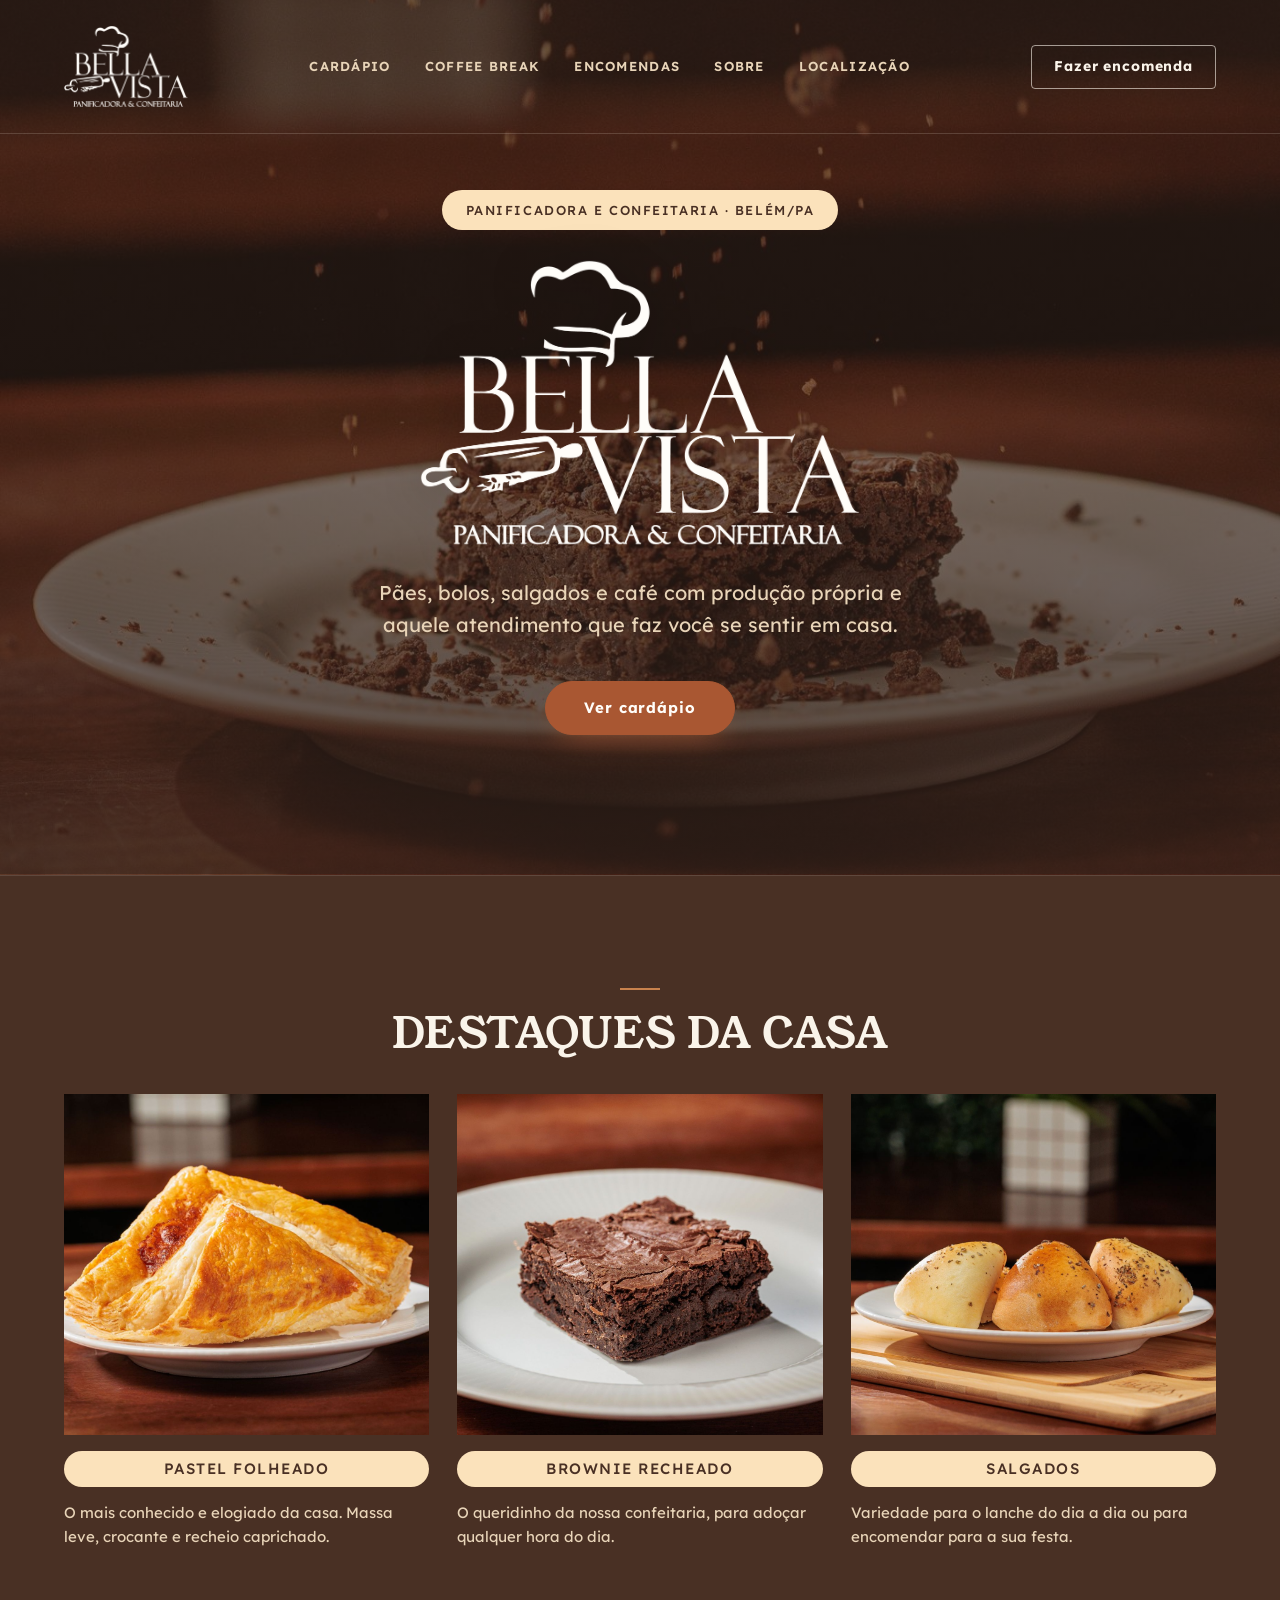
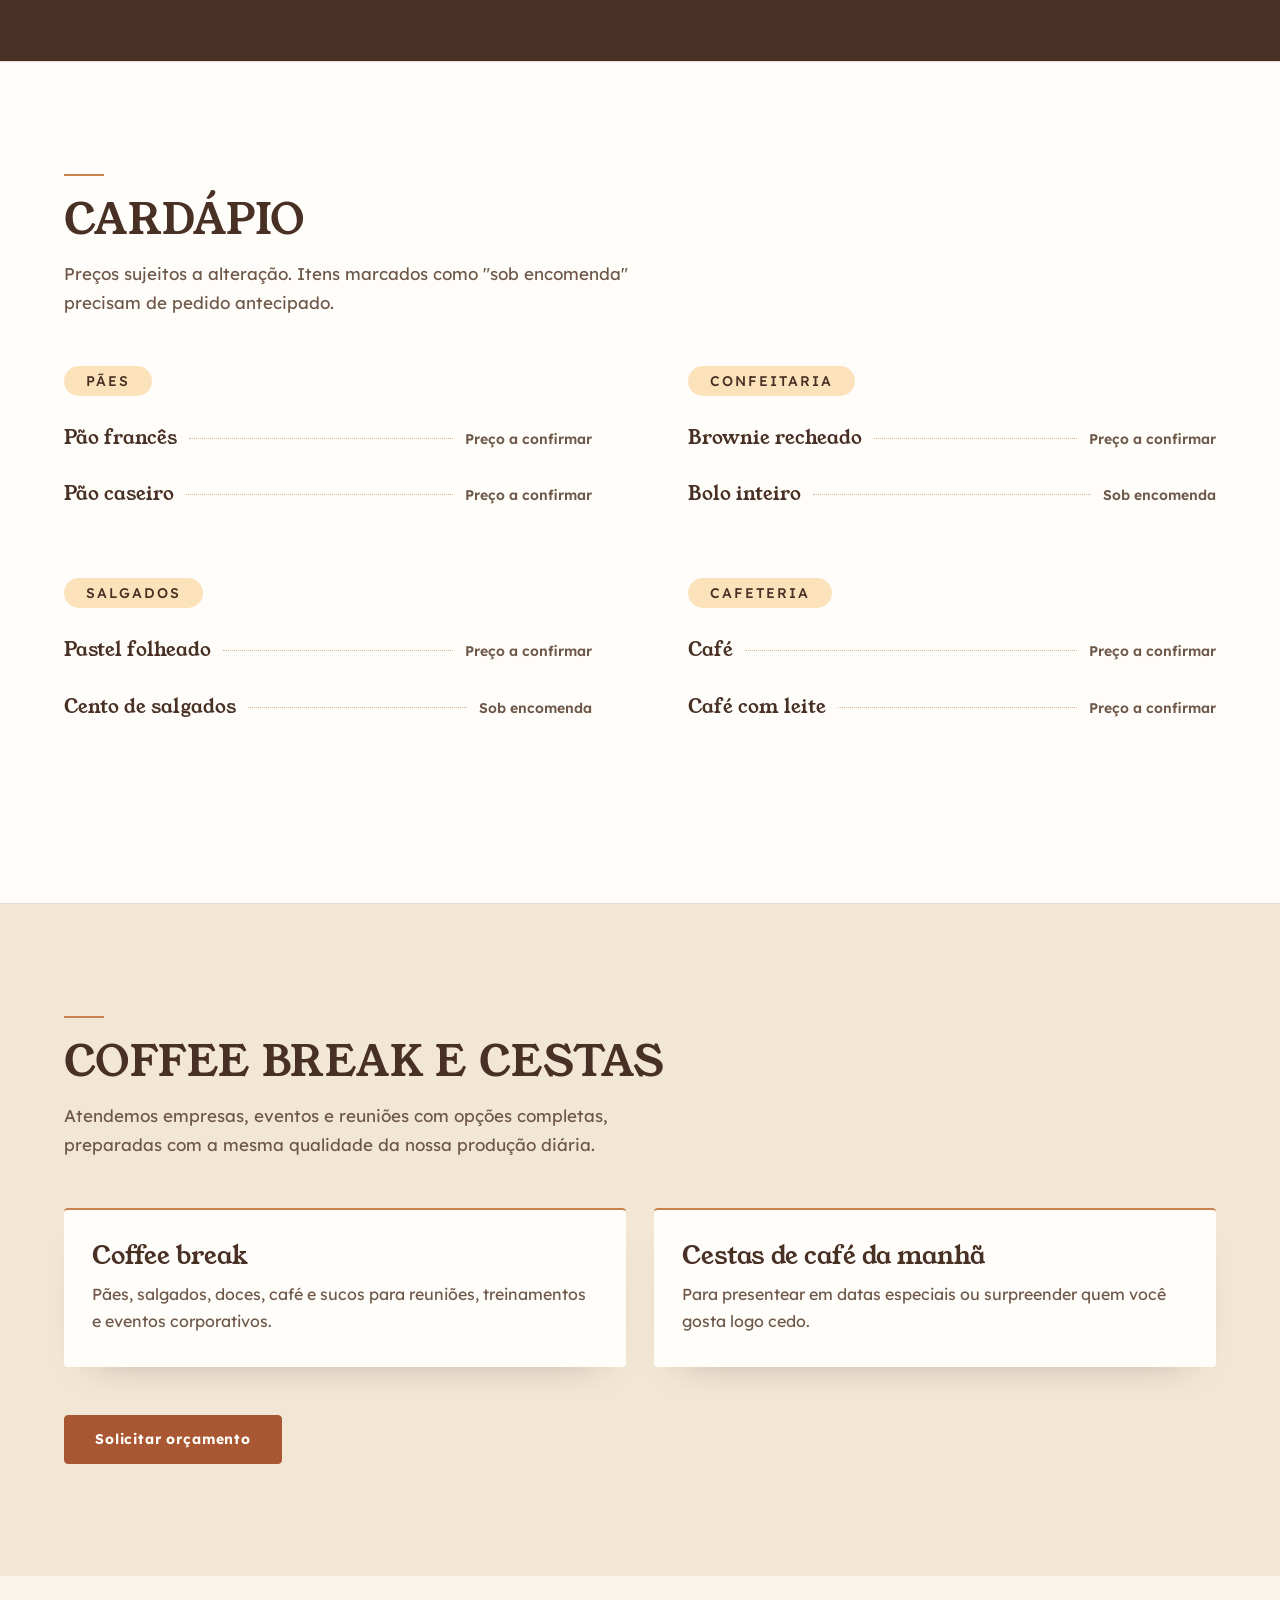
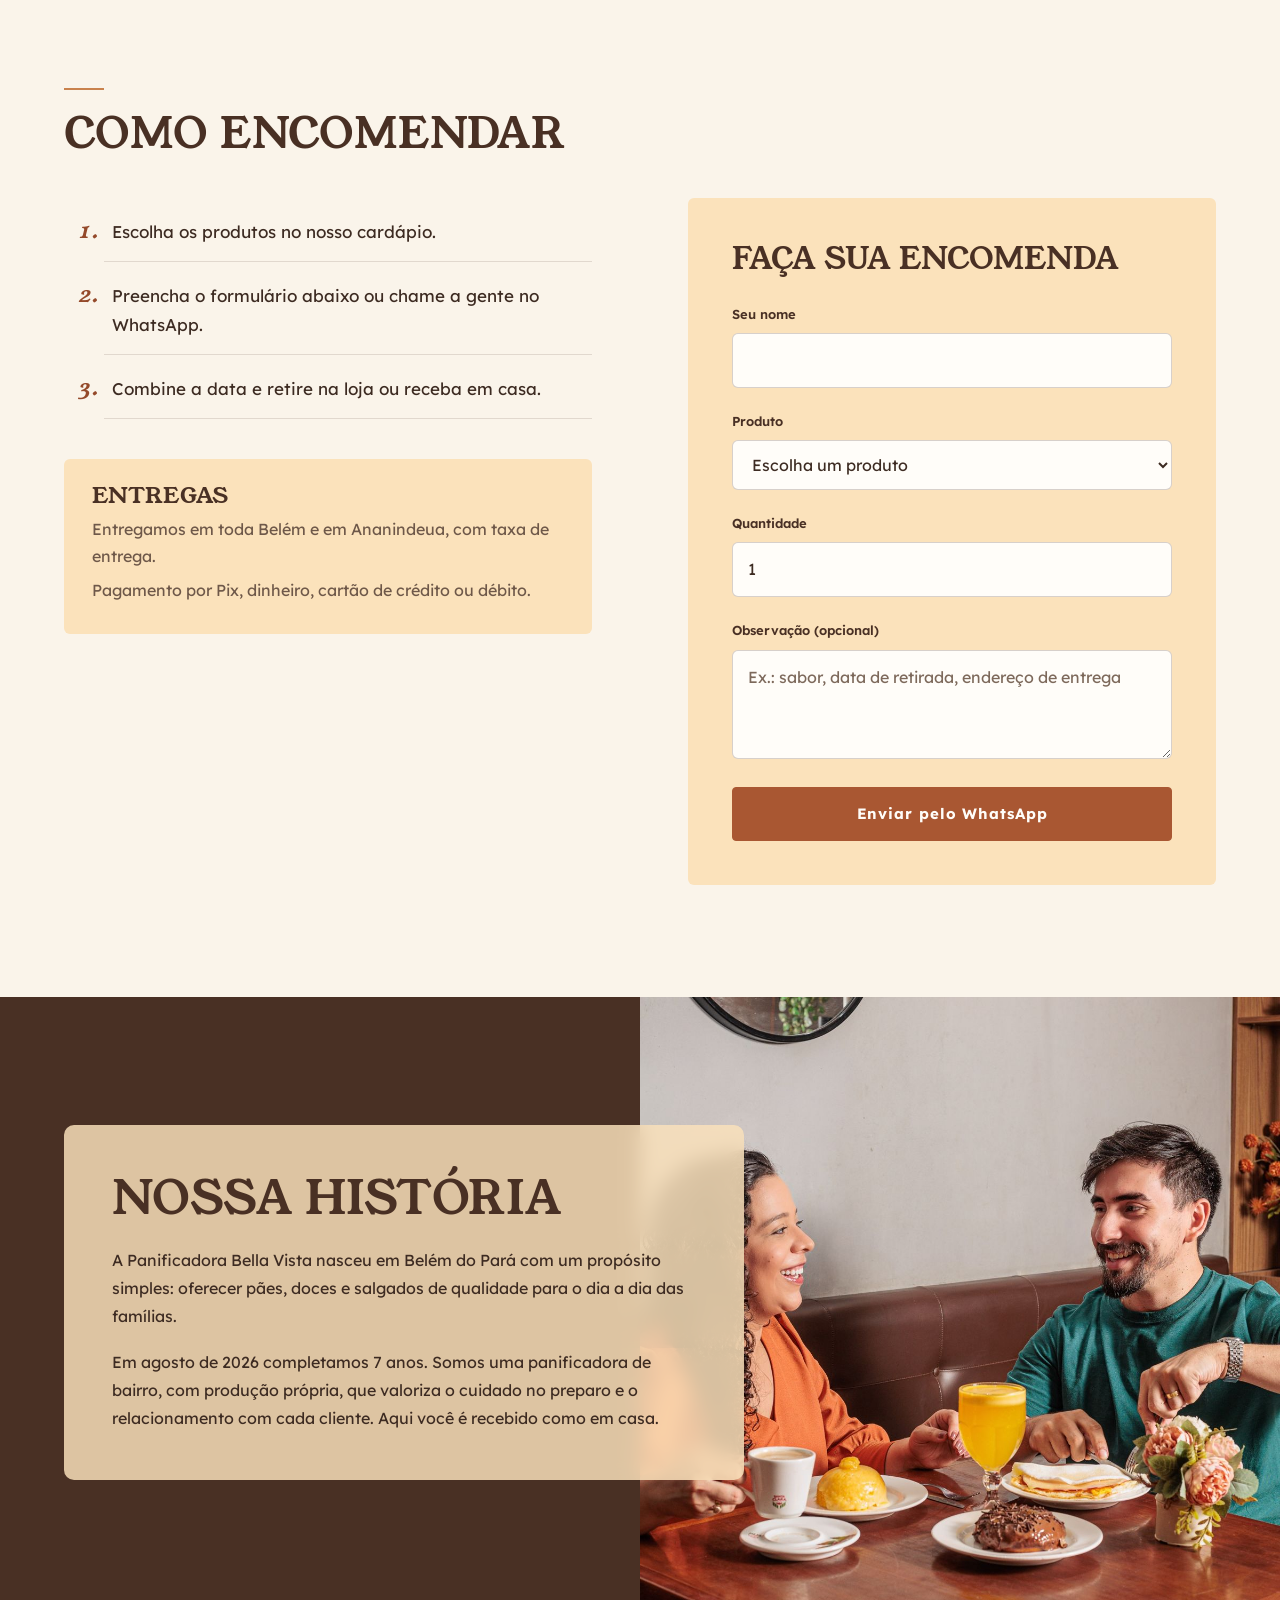
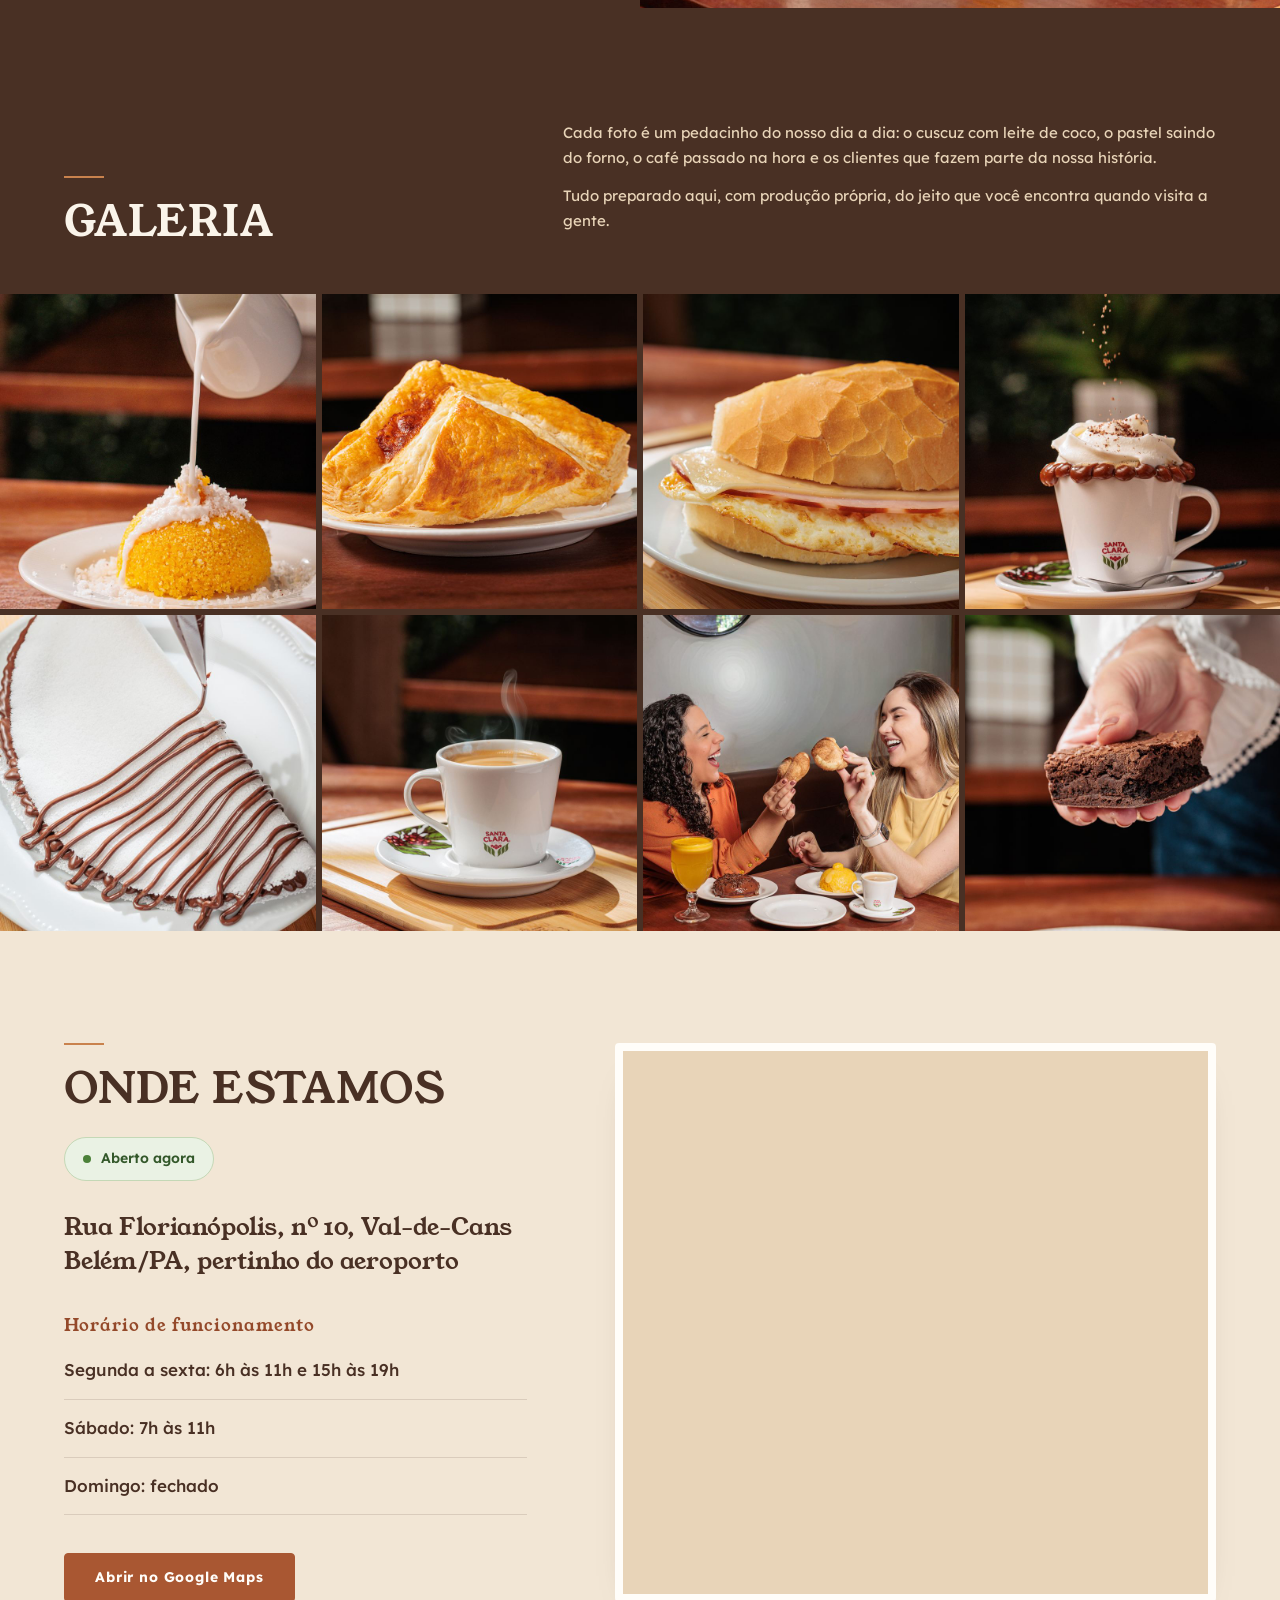
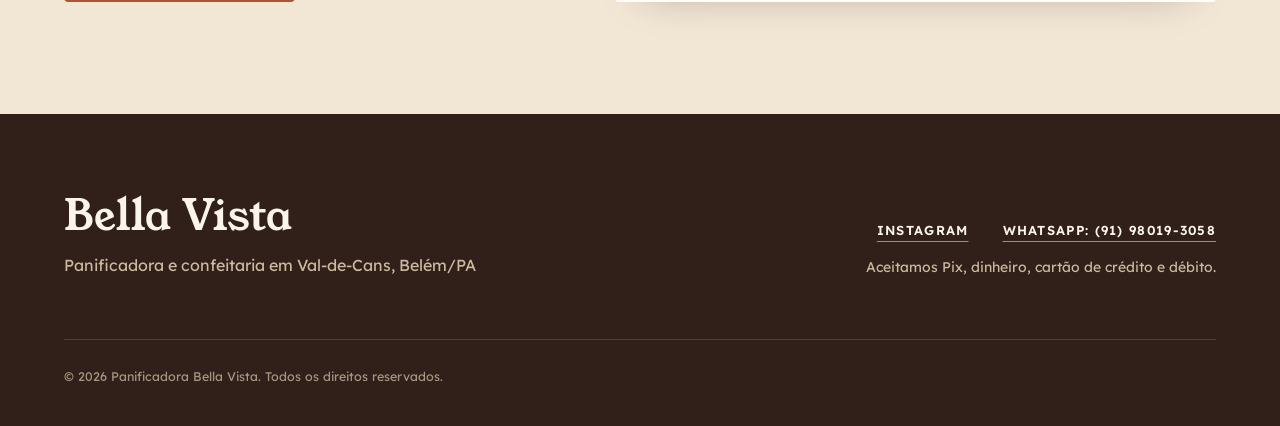
<file: index.html>
<!DOCTYPE html>
<html lang="pt-BR">
<head>
    <meta charset="UTF-8">
    <meta name="viewport" content="width=device-width, initial-scale=1.0">
    <title>Panificadora Bella Vista | Belém</title>
    <link href="https://fonts.googleapis.com/css2?family=Playfair+Display:wght@600;700&family=DM+Sans:wght@400;500;700&display=swap" rel="stylesheet">
    <link rel="stylesheet" href="css/style.css">
</head>
<body>
    <!-- HEADER: topo da página (tag semântica). Tem a logo, o menu <nav> e o botão do WhatsApp -->
    <header>
        <a href="#inicio" class="logo">Bella Vista</a>

        <nav>
            <a href="#cardapio">Cardápio</a>
            <a href="#coffee-break">Coffee break</a>
            <a href="#como-encomendar">Encomendas</a>
            <a href="#sobre">Sobre</a>
            <a href="#localizacao">Localização</a>
        </nav>

        <a href="https://wa.me/5591980193058" class="botao-whatsapp">Fazer encomenda</a>
    </header>

    <!-- MAIN: conteúdo principal. Só existe um por página. Cada <section> abaixo é uma parte da página, e o id dela é o destino dos links do menu (ex.: href="#cardapio") -->
    <main>
        <!-- INÍCIO (hero): primeira parte que o visitante vê. O <h1> é o título mais importante da página e aparece como a logo pelo CSS -->
        <section id="inicio" class="hero">
            <div class="hero-texto">
                <p class="etiqueta">Panificadora e confeitaria · Belém/PA</p>
                <h1>Panificadora Bella Vista</h1>
                <p>Pães, bolos, salgados e café com produção própria e aquele atendimento que faz você se sentir em casa.</p>
                <a href="#cardapio" class="botao">Ver cardápio</a>
            </div>

            <div class="hero-foto">
                <!-- quando a foto chegar: <img src="img/hero.jpg" alt="Pães e doces da Panificadora Bella Vista"> -->
                <span>Foto da panificadora em breve</span>
            </div>
        </section>

        <!-- DESTAQUES: cada produto é um <article>, porque é um conteúdo que faz sentido sozinho -->
        <section id="destaques" class="destaques">
            <h2>Destaques da casa</h2>

            <div class="cards">
                <article class="card">
                    <!-- foto do pastel entra aqui -->
                    <h3>Pastel folheado</h3>
                    <p>O mais conhecido e elogiado da casa. Massa leve, crocante e recheio caprichado.</p>
                </article>

                <article class="card">
                    <!-- foto do brownie entra aqui -->
                    <h3>Brownie recheado</h3>
                    <p>O queridinho da nossa confeitaria, para adoçar qualquer hora do dia.</p>
                </article>

                <article class="card">
                    <!-- foto dos salgados entra aqui -->
                    <h3>Salgados</h3>
                    <p>Variedade para o lanche do dia a dia ou para encomendar para a sua festa.</p>
                </article>
            </div>
        </section>

        <!-- CARDÁPIO: listas <ul> (sem ordem) com os produtos. O <span class="preco"> separa o preço para o CSS alinhar à direita -->
        <section id="cardapio" class="cardapio">
            <h2>Cardápio</h2>
            <p>Preços sujeitos a alteração. Itens marcados como "sob encomenda" precisam de pedido antecipado.</p>

            <div class="categoria">
                <h3>Pães</h3>
                <ul>
                    <li>Pão francês <span class="preco">Preço a confirmar</span></li>
                    <li>Pão caseiro <span class="preco">Preço a confirmar</span></li>
                </ul>
            </div>

            <div class="categoria">
                <h3>Confeitaria</h3>
                <ul>
                    <li>Brownie recheado <span class="preco">Preço a confirmar</span></li>
                    <li>Bolo inteiro <span class="preco">Sob encomenda</span></li>
                </ul>
            </div>

            <div class="categoria">
                <h3>Salgados</h3>
                <ul>
                    <li>Pastel folheado <span class="preco">Preço a confirmar</span></li>
                    <li>Cento de salgados <span class="preco">Sob encomenda</span></li>
                </ul>
            </div>

            <div class="categoria">
                <h3>Cafeteria</h3>
                <ul>
                    <li>Café <span class="preco">Preço a confirmar</span></li>
                    <li>Café com leite <span class="preco">Preço a confirmar</span></li>
                </ul>
            </div>
        </section>

        <!-- COFFEE BREAK: público de empresas e eventos. O link do botão já abre o WhatsApp com uma mensagem pronta (?text=) -->
        <section id="coffee-break" class="coffee-break">
            <h2>Coffee break e cestas</h2>
            <p>Atendemos empresas, eventos e reuniões com opções completas, preparadas com a mesma qualidade da nossa produção diária.</p>

            <div class="cards">
                <article class="card">
                    <h3>Coffee break</h3>
                    <p>Pães, salgados, doces, café e sucos para reuniões, treinamentos e eventos corporativos.</p>
                </article>

                <article class="card">
                    <h3>Cestas de café da manhã</h3>
                    <p>Para presentear em datas especiais ou surpreender quem você gosta logo cedo.</p>
                </article>
            </div>

            <a href="https://wa.me/5591980193058?text=Olá! Gostaria de um orçamento de coffee break." class="botao">Solicitar orçamento</a>
        </section>

        <!-- COMO ENCOMENDAR: lista <ol> (com ordem, porque é um passo a passo) e o formulário que o JavaScript usa para montar a mensagem do WhatsApp -->
        <section id="como-encomendar" class="como-encomendar">
            <h2>Como encomendar</h2>

            <ol class="passos">
                <li>Escolha os produtos no nosso cardápio.</li>
                <li>Preencha o formulário abaixo ou chame a gente no WhatsApp.</li>
                <li>Combine a data e retire na loja ou receba em casa.</li>
            </ol>

            <div class="entrega">
                <h3>Entregas</h3>
                <p>Entregamos em toda Belém e em Ananindeua, com taxa de entrega.</p>
                <p>Pagamento por Pix, dinheiro, cartão de crédito ou débito.</p>
            </div>

            <form id="form-encomenda" class="form-encomenda">
                <h3>Faça sua encomenda</h3>

                <label for="nome">Seu nome</label>
                <input type="text" id="nome" required>

                <label for="produto">Produto</label>
                <select id="produto" required>
                    <option value="">Escolha um produto</option>
                    <option>Pastel folheado</option>
                    <option>Brownie recheado</option>
                    <option>Cento de salgados</option>
                    <option>Bolo inteiro</option>
                    <option>Coffee break</option>
                    <option>Cesta de café da manhã</option>
                </select>

                <label for="quantidade">Quantidade</label>
                <input type="number" id="quantidade" min="1" value="1" required>

                <label for="observacao">Observação (opcional)</label>
                <textarea id="observacao" rows="3" placeholder="Ex.: sabor, data de retirada, endereço de entrega"></textarea>

                <button type="submit" class="botao">Enviar pelo WhatsApp</button>
            </form>
        </section>

        <!-- NOSSA HISTÓRIA: a foto entra pelo CSS (background-image) -->
        <section id="sobre" class="sobre">
            <h2>Nossa história</h2>
            <p>A Panificadora Bella Vista nasceu em Belém do Pará com um propósito simples: oferecer pães, doces e salgados de qualidade para o dia a dia das famílias.</p>
            <p>Em agosto de 2026 completamos 7 anos. Somos uma panificadora de bairro, com produção própria, que valoriza o cuidado no preparo e o relacionamento com cada cliente. Aqui você é recebido como em casa.</p>
        </section>

        <!-- GALERIA: fotos reais da Bella Vista. O alt descreve cada foto para leitores de tela, e loading="lazy" só carrega a foto quando a pessoa rola até ela -->
        <section id="galeria" class="galeria">
            <div class="galeria-topo">
                <h2>Galeria</h2>
                <div>
                    <p>Cada foto é um pedacinho do nosso dia a dia: o cuscuz com leite de coco, o pastel saindo do forno, o café passado na hora e os clientes que fazem parte da nossa história.</p>
                    <p>Tudo preparado aqui, com produção própria, do jeito que você encontra quando visita a gente.</p>
                </div>
            </div>

            <div class="galeria-fotos">
                <img src="img/galeria-cuscuz-leite-coco.jpg" alt="Cuscuz recebendo leite de coco" loading="lazy">
                <img src="img/galeria-pastel-folheado.jpg" alt="Pastel folheado dourado no prato" loading="lazy">
                <img src="img/galeria-pao-ovo-presunto.jpg" alt="Pão com ovo, presunto e queijo" loading="lazy">
                <img src="img/galeria-cappuccino.jpg" alt="Cappuccino com chantilly e doce de leite" loading="lazy">
                <img src="img/galeria-tapioca-chocolate.jpg" alt="Tapioca recebendo calda de chocolate" loading="lazy">
                <img src="img/galeria-cafe.jpg" alt="Xícara de café quente sobre tábua de madeira" loading="lazy">
                <img src="img/galeria-amigas.jpg" alt="Duas amigas rindo durante o café da manhã na Bella Vista" loading="lazy">
                <img src="img/galeria-brownie.jpg" alt="Mão segurando um pedaço de brownie" loading="lazy">
            </div>
        </section>

        <!-- ONDE ESTAMOS: o parágrafo #status-funcionamento é atualizado pelo JavaScript ("Aberto agora" / "Fechado"). <address> é a tag semântica para endereço -->
        <section id="localizacao" class="localizacao">
            <h2>Onde estamos</h2>

            <p id="status-funcionamento" class="status">Confira nosso horário de funcionamento</p>

            <address>
                Rua Florianópolis, nº 10, Val-de-Cans<br>
                Belém/PA, pertinho do aeroporto
            </address>

            <h3>Horário de funcionamento</h3>
            <ul class="horarios">
                <li>Segunda a sexta: 6h às 11h e 15h às 19h</li>
                <li>Sábado: 7h às 11h</li>
                <li>Domingo: fechado</li> <!-- confirmar com a dona -->
            </ul>

            <iframe
                class="mapa"
                src="https://maps.google.com/maps?q=Rua%20Florian%C3%B3polis%2C%2010%2C%20Val-de-Cans%2C%20Bel%C3%A9m%20-%20PA&output=embed"
                title="Mapa da Panificadora Bella Vista"
                loading="lazy">
            </iframe>

            <a href="https://www.google.com/maps/search/?api=1&query=Rua%20Florian%C3%B3polis%2C%2010%2C%20Val-de-Cans%2C%20Bel%C3%A9m%20-%20PA" target="_blank" rel="noopener" class="botao">Abrir no Google Maps</a>
        </section>
    </main>

    <!-- FOOTER: rodapé da página, com contatos e formas de pagamento -->
    <footer>
        <p class="logo">Bella Vista</p>
        <p>Panificadora e confeitaria em Val-de-Cans, Belém/PA</p>

        <nav>
            <a href="https://www.instagram.com/padariabellavista/" target="_blank" rel="noopener">Instagram</a>
            <a href="https://wa.me/5591980193058" target="_blank" rel="noopener">WhatsApp: (91) 98019-3058</a>
        </nav>

        <p>Aceitamos Pix, dinheiro, cartão de crédito e débito.</p>
        <p><small>&copy; 2026 Panificadora Bella Vista. Todos os direitos reservados.</small></p>
    </footer>

    <script src="js/script.js"></script>
</body>
</html>
</file>
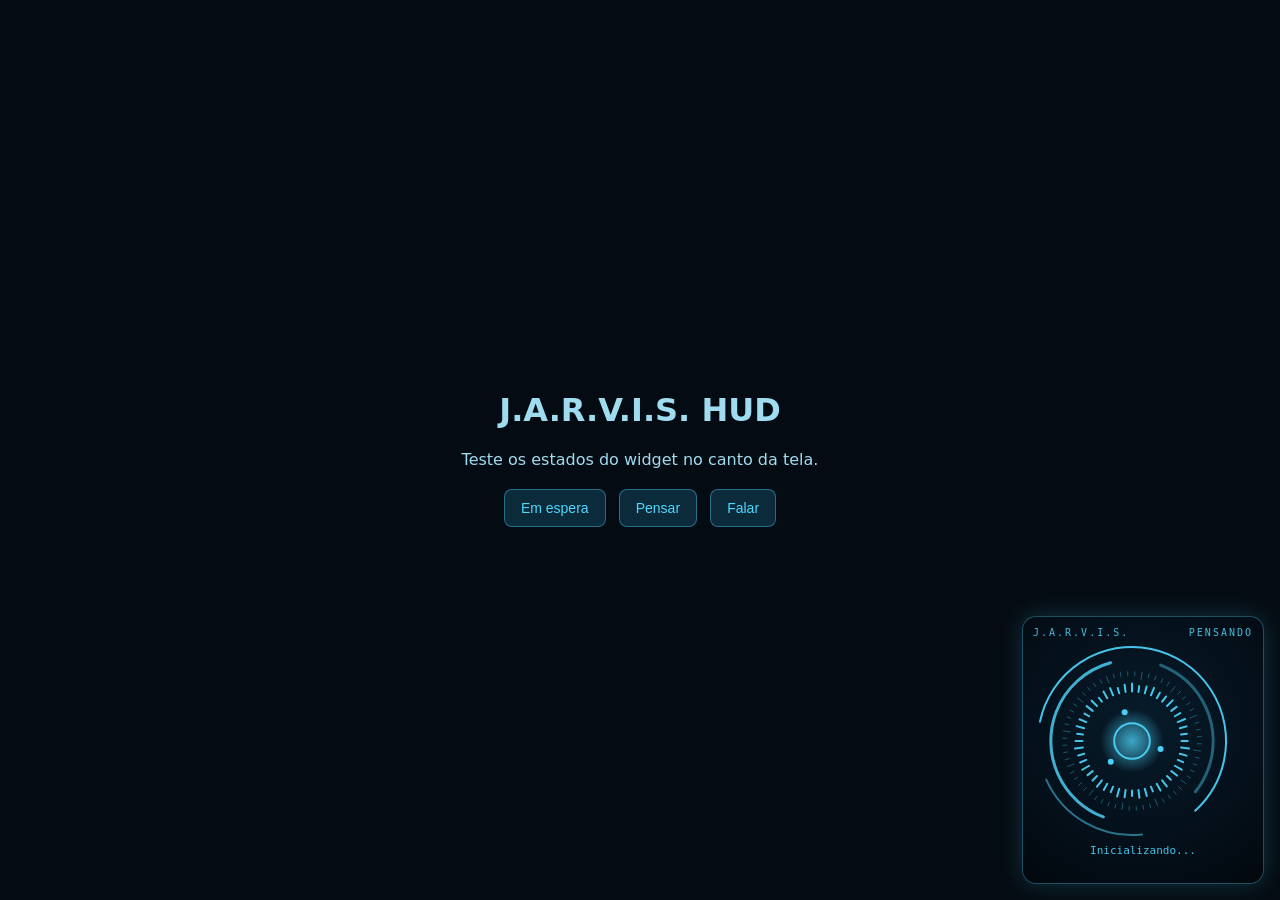
<file: jarvis/hud/demo.html>
<!doctype html>
<html lang="pt-BR">
<head>
<meta charset="utf-8">
<meta name="viewport" content="width=device-width,initial-scale=1">
<title>J.A.R.V.I.S. HUD — demo</title>
<style>
  body{margin:0;min-height:100vh;background:#050b12;color:#9fdcf0;font-family:system-ui,sans-serif;display:grid;place-items:center}
  main{text-align:center;padding:16px}
  button{background:#0b2a3a;color:#4fd8ff;border:1px solid #4fd8ff66;border-radius:8px;padding:10px 16px;margin:4px;font-size:14px;cursor:pointer}
  button:hover{background:#104058}
</style>
</head>
<body>
<main>
  <h1>J.A.R.V.I.S. HUD</h1>
  <p>Teste os estados do widget no canto da tela.</p>
  <button id="b-idle">Em espera</button>
  <button id="b-think">Pensar</button>
  <button id="b-say">Falar</button>
</main>
<script src="jarvis-hud.js"></script>
<script>
  var j = JarvisHUD.mount();
  document.getElementById('b-idle').onclick = function(){ j.idle(); };
  document.getElementById('b-think').onclick = function(){ j.think('Analisando o código...'); };
  document.getElementById('b-say').onclick = function(){ j.say('Bom dia, senhor. Todos os sistemas operacionais.'); };
  j.think('Inicializando...');
  setTimeout(function(){ j.say('Bom dia, senhor. Todos os sistemas operacionais.'); }, 1800);
</script>
</body>
</html>
</file>
<file: css/style.css>
/* ==========================================================
   PADARIA BELLA VISTA — Folha de estilos
   Direção de arte: padaria tradicional com apresentação
   moderna, acolhedora e profissional.
   ========================================================== */

/* Fontes inspiradas na apresentação de referência:
   Young Serif no lugar da ITC Benguiat (títulos) e
   Lexend no lugar da TT Chocolates (textos) */
@import url("https://fonts.googleapis.com/css2?family=Young+Serif&family=Lexend:wght@300;400;500;600&display=swap");

/* ===== DESIGN SYSTEM =====
   Estilo: minimalismo editorial para padaria (skill UI/UX Pro Max).
   Todas as cores passaram no teste de contraste WCAG (mínimo 4.5:1 em textos). */
:root {
    /* 1. Paleta da marca (valores brutos) */
    --brand-marrom-profundo: #302019;
    --brand-marrom-cafe: #493024;
    --brand-laranja: #a95732;
    --brand-laranja-escuro: #94492a;
    --brand-caramelo: #c9824d;
    --brand-bege: #e8d4b8;
    --brand-bege-claro: #f2e6d5;
    --brand-marfim: #faf4ea;
    --brand-branco: #fffdf9;

    /* 2. Tokens semânticos (use estes nos componentes) */
    --color-background: var(--brand-marfim);
    --color-surface: var(--brand-branco);
    --color-surface-alt: var(--brand-bege-claro);
    --color-foreground: #3d2b22;
    --color-heading: var(--brand-marrom-cafe);
    --color-muted-foreground: #6e5849;
    --color-primary: var(--brand-laranja);
    --color-on-primary: var(--brand-branco);
    --color-primary-hover: var(--brand-marrom-cafe);
    --color-accent: var(--brand-caramelo);
    --color-accent-text: var(--brand-laranja-escuro);
    --color-dark: var(--brand-marrom-profundo);
    --color-on-dark: var(--brand-bege);
    --color-border: #e3d2ba;
    --color-divider: rgba(73, 48, 36, 0.14);
    --color-placeholder: #7d695b;
    --color-ring: var(--brand-caramelo);

    /* 3. Espaçamento (densidade espaçosa: 24 a 96px) */
    --space-1: 8px;
    --space-2: 16px;
    --space-3: 24px;
    --space-4: 32px;
    --space-5: 48px;
    --space-6: 64px;
    --space-7: 96px;

    /* 4. Sombras e movimento discretos */
    --sombra: 0 18px 40px -30px rgba(48, 32, 25, 0.4);
    --sombra-hover: 0 24px 48px -28px rgba(48, 32, 25, 0.45);
    --transicao: 200ms ease;

    /* 5. Nomes usados pelo projeto (apontam para os tokens acima) */
    --marrom-profundo: var(--brand-marrom-profundo);
    --marrom: var(--color-heading);
    --laranja: var(--color-primary);
    --caramelo: var(--color-accent);
    --bege: var(--brand-bege);
    --bege-claro: var(--color-surface-alt);
    --creme: var(--color-background);
    --branco: var(--color-surface);
    --texto: var(--color-foreground);
    --texto-suave: var(--color-muted-foreground);
    --borda: var(--color-border);
    --linha: var(--color-divider);

    /* tipografia */
    --fonte-titulo: "Young Serif", Georgia, "Times New Roman", serif;
    --fonte-rotulo: "Young Serif", Georgia, serif;
    --fonte-texto: "Lexend", "Manrope", "Helvetica Neue", Arial, sans-serif;

    /* caixa creme da referência (caixa de pedido e etiquetas) */
    --creme-pedido: #fbe2bb;
    --creme-pedido-borda: rgba(73, 48, 36, 0.22);

    /* medidas */
    --lateral: max(64px, calc((100% - 1200px) / 2));
    --secao: 112px;
    --raio: 4px;
}

/* ===== BASE ===== */
* {
    box-sizing: border-box;
}

html {
    scroll-behavior: smooth;
}

body {
    margin: 0;
    background-color: var(--creme);
    color: var(--texto);
    font-family: var(--fonte-texto);
    font-size: 16px;
    line-height: 1.7;
    -webkit-font-smoothing: antialiased;
}

h1, h2, h3 {
    font-family: var(--fonte-titulo);
    font-weight: 500;
    color: var(--marrom);
    line-height: 1.15;
    text-wrap: balance;
}

::selection {
    background-color: var(--bege);
    color: var(--marrom-profundo);
}

a:focus-visible,
button:focus-visible {
    outline: 2px solid var(--color-ring);
    outline-offset: 3px;
}

/* ===== HEADER ===== */
header {
    position: absolute;
    top: 0;
    left: 0;
    right: 0;
    z-index: 10;
    display: flex;
    align-items: center;
    justify-content: space-between;
    gap: 32px;
    padding: 26px var(--lateral);
    background-color: transparent;
    border-bottom: 1px solid rgba(250, 244, 234, 0.16);
}

.logo {
    font-family: var(--fonte-titulo);
    font-size: 28px;
    font-weight: 500;
    color: var(--creme);
    text-decoration: none;
    white-space: nowrap;
    display: inline-flex;
    align-items: center;
    min-height: 44px;
}

/* logo oficial no topo: a imagem entra pelo CSS e o nome continua
   no HTML para leitores de tela e para o Google */
header .logo {
    width: 124px;
    height: 81px;
    background: url("../img/logo-bella-vista-branca.png") left center / contain no-repeat;
    color: transparent;
    overflow: hidden;
    text-indent: 100%;
    white-space: nowrap;
}

nav {
    display: flex;
    gap: 34px;
}

nav a {
    position: relative;
    color: var(--texto);
    text-decoration: none;
    font-size: 13px;
    font-weight: 600;
    letter-spacing: 0.1em;
    text-transform: uppercase;
    display: inline-flex;
    align-items: center;
    min-height: 44px;
    padding: 0;
}

header nav a {
    color: var(--bege);
}

header nav a::after {
    content: "";
    position: absolute;
    left: 0;
    right: 0;
    bottom: 8px;
    height: 1px;
    background-color: var(--caramelo);
    transform: scaleX(0);
    transform-origin: left;
    transition: transform 0.3s ease;
}

header nav a:hover {
    color: var(--branco);
}

header nav a:hover::after {
    transform: scaleX(1);
}

/* ===== BOTÕES ===== */
.botao,
.botao-whatsapp {
    display: inline-flex;
    align-items: center;
    justify-content: center;
    min-height: 44px;
    padding: 15px 30px;
    border-radius: var(--raio);
    text-decoration: none;
    font-family: var(--fonte-texto);
    font-size: 14px;
    font-weight: 700;
    letter-spacing: 0.06em;
    line-height: 1.2;
    transition: background-color var(--transicao), color var(--transicao), border-color var(--transicao), transform var(--transicao);
}

.botao {
    background-color: var(--laranja);
    color: var(--branco);
    border: 1px solid var(--laranja);
}

.botao:hover {
    background-color: var(--marrom);
    border-color: var(--marrom);
    transform: translateY(-1px);
}

.botao-whatsapp {
    background-color: transparent;
    color: var(--creme);
    border: 1px solid rgba(250, 244, 234, 0.6);
    padding: 12px 22px;
}

.botao-whatsapp:hover {
    background-color: var(--creme);
    border-color: var(--creme);
    color: var(--marrom-profundo);
}

/* ===== SEÇÕES (base) ===== */
main section {
    padding: var(--secao) var(--lateral);
}

main section > * {
    max-width: none;
}

main section h2 {
    font-size: 42px;
    font-weight: 400;
    text-transform: uppercase;
    letter-spacing: 0.01em;
    margin: 0 0 16px;
}

/* pequeno traço acima dos títulos de seção */
main section h2::before {
    content: "";
    display: block;
    width: 40px;
    height: 2px;
    background-color: var(--caramelo);
    margin-bottom: 20px;
}

main section > p {
    color: var(--texto-suave);
    font-size: 17px;
    max-width: 620px;
    margin: 0 0 48px;
}

/* ===== HERO ===== */
.hero {
    position: relative;
    display: grid;
    grid-template-columns: 1fr;
    justify-items: center;
    align-content: center;
    text-align: center;
    min-height: 860px;
    padding-top: 190px;
    padding-bottom: 140px;
    background-color: var(--marrom-profundo);
    background-image:
        linear-gradient(180deg, rgba(48, 32, 25, 0.72) 0%, rgba(48, 32, 25, 0.6) 45%, rgba(48, 32, 25, 0.82) 100%),
        url("../img/hero-brownie.jpg");
    background-size: cover;
    background-position: center 58%;
    background-repeat: no-repeat;
}

.etiqueta {
    display: flex;
    align-items: center;
    gap: 14px;
    font-size: 12.5px;
    font-weight: 700;
    letter-spacing: 0.18em;
    text-transform: uppercase;
    color: var(--caramelo);
    margin: 0;
}

.etiqueta::before,
.hero .etiqueta::after {
    content: "";
    width: 32px;
    height: 2px;
    background-color: currentColor;
}

.hero-texto {
    max-width: 820px;
}

.hero .etiqueta {
    justify-content: center;
    justify-self: center;
    display: inline-flex;
    background-color: var(--creme-pedido);
    color: var(--marrom);
    border-radius: 999px;
    padding: 9px 24px;
    font-size: 13px;
    font-weight: 500;
    letter-spacing: 0.12em;
}

.hero .etiqueta::before,
.hero .etiqueta::after {
    display: none;
}

/* o título principal mostra a logo; o nome continua no HTML
   para leitores de tela e para o Google */
.hero h1 {
    width: 440px;
    max-width: 100%;
    aspect-ratio: 1000 / 651;
    margin: 30px auto 30px;
    background: url("../img/logo-bella-vista-branca.png") center / contain no-repeat;
    color: transparent;
    overflow: hidden;
    text-indent: 100%;
    white-space: nowrap;
    filter: drop-shadow(0 4px 20px rgba(0, 0, 0, 0.35));
}

.hero-texto p:not(.etiqueta) {
    font-size: 20px;
    line-height: 1.6;
    color: var(--bege);
    max-width: 560px;
    margin: 0 auto 40px;
}

.hero .botao {
    border-radius: 999px;
    padding: 17px 38px;
    font-size: 15px;
    box-shadow: 0 14px 30px -14px rgba(169, 87, 50, 0.8);
}

.hero .botao:hover {
    background-color: var(--color-primary-hover);
    border-color: var(--color-primary-hover);
}

/* a foto do hero fica no fundo da seção; o bloco da foto em arco não aparece */
.hero-foto {
    display: none;
}

/* ===== DESTAQUES: cards sobrepostos ao hero ===== */
.destaques {
    position: relative;
    margin-top: 0;
    background-color: var(--marrom);
    border-top: 1px solid rgba(250, 244, 234, 0.12);
}

.cards {
    display: grid;
    grid-template-columns: repeat(auto-fit, minmax(240px, 1fr));
    gap: 28px;
    margin-top: 8px;
}

.card {
    background-color: var(--branco);
    border: 1px solid var(--borda);
    border-radius: var(--raio);
    padding: 14px 14px 26px;
}

.card h3 {
    font-size: 25px;
    margin: 0 10px 8px;
}

.card p {
    margin: 0 10px;
    color: var(--texto-suave);
}

/* destaques no estilo "Our Menu" da referência:
   foto retangular, etiqueta creme em pílula e texto curto */
.destaques .cards {
    grid-template-columns: repeat(auto-fit, minmax(220px, 1fr));
    gap: 28px;
}

.destaques .card {
    background: none;
    border: none;
    box-shadow: none;
    padding: 0;
    transition: transform 250ms ease;
}

.destaques .card:hover {
    transform: translateY(-4px);
}

.destaques .card h3 {
    font-family: var(--fonte-texto);
    font-size: 15px;
    font-weight: 500;
    letter-spacing: 0.1em;
    text-transform: uppercase;
    text-align: center;
    color: var(--marrom);
    background-color: var(--creme-pedido);
    border-radius: 999px;
    padding: 9px 16px;
    margin: 0 0 14px;
}

.destaques .card p {
    margin: 0;
    font-size: 15px;
    line-height: 1.6;
    color: var(--bege);
}

.destaques .card::before {
    content: "";
    display: block;
    width: 100%;
    aspect-ratio: 1.07 / 1;
    margin: 0 0 16px;
    border-radius: 0;
    background-color: var(--bege-claro);
    background-position: center;
    background-size: cover;
    background-repeat: no-repeat;
}

.destaques .card:nth-child(1)::before {
    background-image: url("../img/pastel-folheado.jpg");
    background-position: 45% 60%;
    background-size: cover;
}

.destaques .card:nth-child(2)::before {
    background-image: url("../img/brownie-recheado.jpg");
    background-position: center 62%;
}

.destaques .card:nth-child(3)::before {
    background-image: url("../img/salgados.jpg");
    background-position: center 64%;
    background-size: cover;
}

/* o título da seção fica sobre o fundo do hero */
.destaques h2 {
    margin-bottom: 36px;
    color: var(--creme);
    text-align: center;
}

.destaques h2::before {
    margin-left: auto;
    margin-right: auto;
}

/* ===== CARDÁPIO (estilo menu impresso) ===== */
.cardapio {
    background-color: var(--branco);
    display: grid;
    grid-template-columns: repeat(auto-fit, minmax(min(420px, 100%), 1fr));
    column-gap: 96px;
    row-gap: 0;
    border-top: 1px solid var(--linha);
    border-bottom: 1px solid var(--linha);
}

.cardapio > h2,
.cardapio > p {
    grid-column: 1 / -1;
}

.cardapio > p {
    margin-bottom: 48px;
}

.categoria {
    background: none;
    border-radius: 0;
    padding: 0;
    margin: 0 0 56px;
}

.categoria h3 {
    display: inline-block;
    font-family: var(--fonte-texto);
    font-size: 14px;
    font-weight: 500;
    letter-spacing: 0.14em;
    text-transform: uppercase;
    color: var(--marrom);
    background-color: var(--creme-pedido);
    border-radius: 999px;
    padding: 7px 22px;
    margin: 0 0 14px;
}

.categoria ul {
    list-style: none;
    margin: 0;
    padding: 0;
}

.categoria li {
    transition: color var(--transicao);
}

.categoria li:hover {
    color: var(--color-accent-text);
}

/* nome ........ preço */
.categoria li {
    display: flex;
    align-items: baseline;
    gap: 12px;
    padding: 12px 0;
    font-family: var(--fonte-titulo);
    font-size: 19px;
    color: var(--marrom);
}

.categoria li::after {
    content: "";
    order: 1;
    flex: 1;
    min-width: 24px;
    border-bottom: 1px dotted var(--caramelo);
    opacity: 0.6;
    transform: translateY(-5px);
}

.preco {
    order: 2;
    font-family: var(--fonte-texto);
    font-size: 14px;
    font-weight: 600;
    color: var(--texto-suave);
    white-space: nowrap;
}

/* ===== COFFEE BREAK ===== */
.coffee-break {
    background-color: var(--bege-claro);
}

.coffee-break .card {
    border: none;
    border-top: 2px solid var(--caramelo);
    padding: 32px 28px;
    box-shadow: var(--sombra);
}

.coffee-break .card h3,
.coffee-break .card p {
    margin-left: 0;
    margin-right: 0;
}

.coffee-break .card h3 {
    margin-bottom: 10px;
}

.coffee-break .botao {
    margin-top: 48px;
}

/* ===== COMO ENCOMENDAR ===== */
.como-encomendar {
    display: grid;
    grid-template-columns: 1fr 1fr;
    grid-template-areas:
        "titulo titulo"
        "passos form"
        "entrega form";
    grid-template-rows: auto auto 1fr;
    column-gap: 96px;
    align-items: start;
}

.como-encomendar > h2 { grid-area: titulo; margin-bottom: 40px; }
.passos { grid-area: passos; }
.entrega { grid-area: entrega; }
.form-encomenda { grid-area: form; }

.passos {
    margin: 0 0 40px;
    padding-left: 40px;
    font-size: 17px;
}

.passos li {
    padding: 14px 0 14px 8px;
    border-bottom: 1px solid var(--linha);
}

.passos li::marker {
    font-family: var(--fonte-titulo);
    font-style: italic;
    font-size: 22px;
    color: var(--color-accent-text);
}

.entrega {
    background-color: var(--creme-pedido);
    border-radius: 6px;
    padding: 24px 28px;
}

.entrega h3 {
    font-size: 22px;
    font-weight: 400;
    text-transform: uppercase;
    margin: 0 0 8px;
}

.entrega p {
    margin: 0 0 6px;
    color: var(--texto-suave);
}

/* ===== FORMULÁRIO ===== */
.form-encomenda {
    background-color: var(--creme-pedido);
    border: none;
    border-radius: 6px;
    padding: 44px;
    display: flex;
    flex-direction: column;
    box-shadow: none;
}

.form-encomenda h3 {
    font-size: 30px;
    font-weight: 400;
    text-transform: uppercase;
    margin: 0 0 26px;
}

.form-encomenda label {
    font-size: 13px;
    font-weight: 600;
    color: var(--marrom);
    margin-bottom: 8px;
}

.form-encomenda input,
.form-encomenda select,
.form-encomenda textarea {
    font: inherit;
    font-size: 16px;
    color: var(--texto);
    background-color: var(--branco);
    border: 1px solid var(--creme-pedido-borda);
    border-radius: 6px;
    padding: 13px 15px;
    margin-bottom: 22px;
    width: 100%;
    transition: border-color 0.2s ease, box-shadow 0.2s ease, background-color 0.2s ease;
}

.form-encomenda textarea {
    resize: vertical;
}

.form-encomenda input:focus,
.form-encomenda select:focus,
.form-encomenda textarea:focus {
    outline: none;
    background-color: var(--branco);
    border-color: var(--caramelo);
    box-shadow: 0 0 0 3px rgba(201, 130, 77, 0.2);
}

.form-encomenda ::placeholder {
    color: var(--color-placeholder);
}

.form-encomenda button {
    cursor: pointer;
    align-self: stretch;
    margin-top: 6px;
    padding: 17px 30px;
    font-size: 15px;
}

/* ===== SOBRE (estilo "Our Story" da referência) =====
   Metade marrom, metade foto, e uma caixa creme por cima das duas.
   A caixa é formada pelo título e pelos parágrafos, cada um com o mesmo fundo. */
.sobre {
    position: relative;
    display: block;
    background-color: var(--marrom);
    padding-top: 128px;
    padding-bottom: 128px;
    overflow: hidden;
}

/* foto ocupando a metade direita */
.sobre::before {
    content: "";
    position: absolute;
    top: 0;
    right: 0;
    bottom: 0;
    width: 50%;
    background: var(--bege) url("../img/nossa-historia.jpg") center 45% / cover no-repeat;
}

.sobre h2,
.sobre p {
    position: relative;
    z-index: 1;
    width: min(680px, 62%);
    max-width: none;
    /* creme levemente transparente, com desfoque suave do que está atrás */
    background-color: rgba(251, 226, 187, 0.84);
    -webkit-backdrop-filter: blur(10px);
    backdrop-filter: blur(10px);
    margin: 0;
}

.sobre h2 {
    padding: 48px 48px 20px;
    font-size: 46px;
    border-radius: 10px 10px 0 0;
}

.sobre h2::before {
    display: none;
}

.sobre p {
    padding: 0 48px 18px;
    font-size: 16px;
    line-height: 1.75;
    color: var(--texto);
}

.sobre > p:last-of-type {
    padding-bottom: 48px;
    border-radius: 0 0 10px 10px;
}

/* ===== GALERIA (estilo "Our Latest Work" da referência) ===== */
.galeria {
    background-color: var(--marrom);
    padding-left: 0;
    padding-right: 0;
    padding-bottom: 0;
}

.galeria-topo {
    display: grid;
    grid-template-columns: 0.8fr 1.2fr;
    gap: 64px;
    align-items: end;
    padding: 0 var(--lateral) 48px;
}

.galeria h2 {
    color: var(--creme);
    margin: 0;
}

.galeria-topo p {
    color: var(--bege);
    font-size: 15px;
    line-height: 1.7;
    margin: 0 0 12px;
    max-width: none;
}

.galeria-fotos {
    display: grid;
    grid-template-columns: repeat(4, 1fr);
    gap: 6px;
}

.galeria-fotos img {
    display: block;
    width: 100%;
    aspect-ratio: 1 / 1;
    object-fit: cover;
    transition: filter 250ms ease;
}

.galeria-fotos img:hover {
    filter: brightness(1.08);
}

/* no celular: título em cima do texto e 2 fotos por linha (no computador são 4) */
@media (max-width: 768px) {
    .galeria-topo {
        grid-template-columns: 1fr;
        gap: 20px;
        padding-bottom: 32px;
    }

    .galeria-fotos {
        grid-template-columns: repeat(2, 1fr);
        gap: 4px;
    }
}

/* ===== LOCALIZAÇÃO ===== */
.localizacao {
    background-color: var(--bege-claro);
    display: grid;
    grid-template-columns: 1fr 1.3fr;
    grid-template-areas:
        "titulo mapa"
        "status mapa"
        "endereco mapa"
        "subtitulo mapa"
        "horarios mapa"
        "botao mapa";
    column-gap: 88px;
    align-content: start;
}

.localizacao > h2 { grid-area: titulo; }
.status { grid-area: status; }
.localizacao address { grid-area: endereco; }
.localizacao h3 { grid-area: subtitulo; }
.horarios { grid-area: horarios; }
.mapa { grid-area: mapa; }
.localizacao .botao { grid-area: botao; justify-self: start; }

.status {
    justify-self: start;
    display: inline-flex;
    align-items: center;
    gap: 10px;
    background-color: var(--branco);
    border: 1px solid var(--borda);
    border-radius: 999px;
    padding: 9px 18px;
    font-size: 14px;
    font-weight: 600;
    margin: 8px 0 30px;
}

.status::before {
    content: "";
    width: 8px;
    height: 8px;
    border-radius: 50%;
    background-color: var(--caramelo);
}

.status.aberto {
    background-color: #eaf2e4;
    border-color: #c4d8b6;
    color: #33582a;
}

.status.aberto::before {
    background-color: #4c8139;
}

.status.fechado {
    background-color: #f7e5de;
    border-color: #e6c2b4;
    color: #8f3a22;
}

.status.fechado::before {
    background-color: #b44e33;
}

.localizacao address {
    font-family: var(--fonte-titulo);
    font-style: normal;
    font-size: 24px;
    line-height: 1.4;
    color: var(--marrom);
}

.localizacao h3 {
    font-family: var(--fonte-rotulo);
    font-size: 17px;
    font-weight: 400;
    letter-spacing: 0.06em;
    text-transform: none;
    color: var(--color-accent-text);
    margin: 38px 0 6px;
}

.horarios {
    list-style: none;
    padding: 0;
    margin: 0 0 38px;
}

.horarios li {
    padding: 14px 0;
    font-size: 17px;
    font-weight: 500;
    color: var(--color-heading);
    border-bottom: 1px solid var(--linha);
}

.mapa {
    width: 100%;
    height: 100%;
    min-height: 460px;
    border: 8px solid var(--branco);
    border-radius: var(--raio);
    background-color: var(--bege);
    box-shadow: var(--sombra);
}

/* ===== RODAPÉ ===== */
footer {
    display: grid;
    grid-template-columns: 1fr auto;
    column-gap: 64px;
    align-items: end;
    padding: 80px var(--lateral) 36px;
    background-color: var(--marrom-profundo);
    color: var(--bege);
}

footer .logo {
    grid-column: 1;
    font-size: 42px;
    line-height: 1;
    margin: 0 0 14px;
}

footer p {
    margin: 0;
    color: var(--bege);
}

footer > p:nth-of-type(2) {
    grid-column: 1;
    opacity: 0.85;
}

footer nav {
    grid-column: 2;
    grid-row: 1;
    justify-self: end;
    margin: 0;
}

footer > p:nth-of-type(3) {
    grid-column: 2;
    grid-row: 2;
    justify-self: end;
    font-size: 14px;
    opacity: 0.85;
}

footer > p:nth-of-type(4) {
    grid-column: 1 / -1;
    margin-top: 60px;
    padding-top: 22px;
    border-top: 1px solid rgba(232, 212, 184, 0.18);
}

footer nav a {
    color: var(--creme);
    text-decoration: underline;
    text-decoration-color: var(--caramelo);
    text-underline-offset: 6px;
}

footer nav a:hover {
    color: var(--caramelo);
}

footer small {
    font-size: 12.5px;
    opacity: 0.65;
}

/* ==========================================================
   TABLET (até 1024px)
   RESPONSIVIDADE: o @media só aplica as regras de dentro quando
   a tela tem até 1024px de largura. No tablet, o menu desce para
   uma linha própria e os espaços laterais diminuem.
   ========================================================== */
@media (max-width: 1024px) {
    :root {
        --lateral: 40px;
        --secao: 88px;
    }

    header {
        flex-wrap: wrap;
        row-gap: 14px;
        padding-top: 20px;
        padding-bottom: 0;
    }

    header nav {
        order: 3;
        width: 100%;
        justify-content: center;
        gap: 28px;
        padding-top: 14px;
        border-top: 1px solid rgba(232, 212, 184, 0.18);
        padding-bottom: 16px;
    }

    .hero {
        gap: 48px;
        min-height: 0;
        padding-top: 250px;
        padding-bottom: 110px;
    }

    .hero h1 {
        width: 380px;
    }

    .destaques {
        margin-top: 0;
    }

    .cardapio,
    .como-encomendar,
    .localizacao {
        column-gap: 56px;
    }

    .sobre h2,
    .sobre p {
        width: min(560px, 64%);
    }

    .form-encomenda {
        padding: 32px;
    }
}

/* ==========================================================
   CELULAR (até 768px)
   Em telas de até 768px, tudo passa para uma coluna só:
   o menu desliza para o lado, os cards ficam um embaixo do outro,
   o formulário vai para baixo do passo a passo e os textos diminuem.
   ========================================================== */
@media (max-width: 768px) {
    :root {
        --lateral: 22px;
        --secao: 72px;
    }

    header {
        gap: 12px;
        padding-top: 16px;
        padding-bottom: 0;
    }

    .logo {
        font-size: 24px;
    }

    header .logo {
        width: 92px;
        height: 60px;
    }

    header nav {
        justify-content: flex-start;
        gap: 22px;
        overflow-x: auto;
        white-space: nowrap;
        padding: 12px 0 14px;
        scrollbar-width: none;
    }

    header nav a {
        font-size: 12px;
    }

    header nav::-webkit-scrollbar {
        display: none;
    }

    .botao-whatsapp {
        padding: 10px 16px;
        font-size: 13px;
    }

    main section h2 {
        font-size: 34px;
    }

    main section > p {
        margin-bottom: 36px;
    }

    .hero {
        grid-template-columns: 1fr;
        gap: 40px;
        padding-top: 200px;
        padding-bottom: 90px;
        background-image:
            linear-gradient(180deg, rgba(48, 32, 25, 0.9) 0%, rgba(48, 32, 25, 0.72) 55%, rgba(48, 32, 25, 0.85) 100%),
            url("../img/hero-brownie.jpg");
        background-position: center 60%;
    }

    .hero h1 {
        width: 270px;
        margin: 22px auto 24px;
    }

    .hero .etiqueta {
        font-size: 11px;
        letter-spacing: 0.14em;
    }

    .hero .etiqueta::before,
    .hero .etiqueta::after {
        width: 18px;
    }

    .hero-texto p:not(.etiqueta) {
        font-size: 17px;
    }


    .destaques {
        margin-top: 0;
    }

    .cards {
        gap: 24px;
    }

    /* destaques menores no celular */
    .destaques .cards {
        gap: 32px;
        justify-items: center;
    }

    .destaques .card {
        width: 100%;
        max-width: 280px;
    }

    .destaques .card::before {
        aspect-ratio: 4 / 3;
        margin-bottom: 12px;
    }

    .destaques .card h3 {
        font-size: 13px;
        padding: 7px 14px;
        margin-bottom: 10px;
    }

    .destaques .card p {
        font-size: 14px;
        text-align: center;
    }

    .categoria {
        margin-bottom: 40px;
    }

    .categoria li {
        font-size: 17px;
    }

    .como-encomendar {
        grid-template-columns: 1fr;
        grid-template-areas:
            "titulo"
            "passos"
            "entrega"
            "form";
    }

    .form-encomenda {
        margin-top: 44px;
        padding: 28px 22px;
    }

    /* celular: foto em cima e a caixa creme subindo um pouco sobre ela */
    .sobre {
        padding-top: 260px;
        padding-bottom: 56px;
    }

    .sobre::before {
        width: 100%;
        height: 300px;
        bottom: auto;
    }

    .sobre h2,
    .sobre p {
        width: 100%;
    }

    .sobre h2 {
        padding: 32px 24px 14px;
        font-size: 32px;
    }

    .sobre p {
        padding: 0 24px 14px;
        font-size: 15px;
    }

    .sobre > p:last-of-type {
        padding-bottom: 32px;
    }

    .localizacao {
        grid-template-columns: 1fr;
        grid-template-areas:
            "titulo"
            "status"
            "endereco"
            "subtitulo"
            "horarios"
            "botao"
            "mapa";
    }

    .localizacao address {
        font-size: 21px;
    }

    .mapa {
        min-height: 300px;
        margin-top: 44px;
    }

    footer {
        grid-template-columns: 1fr;
        padding-top: 60px;
    }

    footer .logo {
        font-size: 36px;
    }

    footer nav,
    footer > p:nth-of-type(3) {
        grid-column: 1;
        grid-row: auto;
        justify-self: start;
    }

    footer nav {
        flex-direction: column;
        gap: 10px;
        margin: 30px 0 16px;
        align-items: flex-start;
    }

    footer > p:nth-of-type(4) {
        margin-top: 40px;
    }
}

/* ===== PARALLAX =====
   As fotos se movem mais devagar que a página ao rolar.
   Feito só com CSS (animações ligadas à rolagem). Navegadores que ainda
   não suportam mostram as fotos paradas, e quem pediu "reduzir movimento"
   no sistema também vê as fotos paradas. */
@keyframes parallax-hero {
    from { background-position: center 58%, center 58%; }
    to   { background-position: center 58%, center 85%; }
}

@keyframes parallax-foto {
    from { background-position: center 20%; }
    to   { background-position: center 80%; }
}

@supports (animation-timeline: view()) {
    @media (prefers-reduced-motion: no-preference) {
        .hero {
            animation: parallax-hero linear both;
            animation-timeline: view();
            animation-range: exit;
        }

        .sobre,
        .destaques .card {
            view-timeline-name: --foto;
        }

        .sobre::before,
        .destaques .card::before {
            animation: parallax-foto linear both;
            animation-timeline: --foto;
            animation-range: cover;
        }
    }
}

/* ===== MOVIMENTO REDUZIDO ===== */
@media (prefers-reduced-motion: reduce) {
    html {
        scroll-behavior: auto;
    }

    *,
    *::before,
    *::after {
        transition: none !important;
    }
}
</file>
